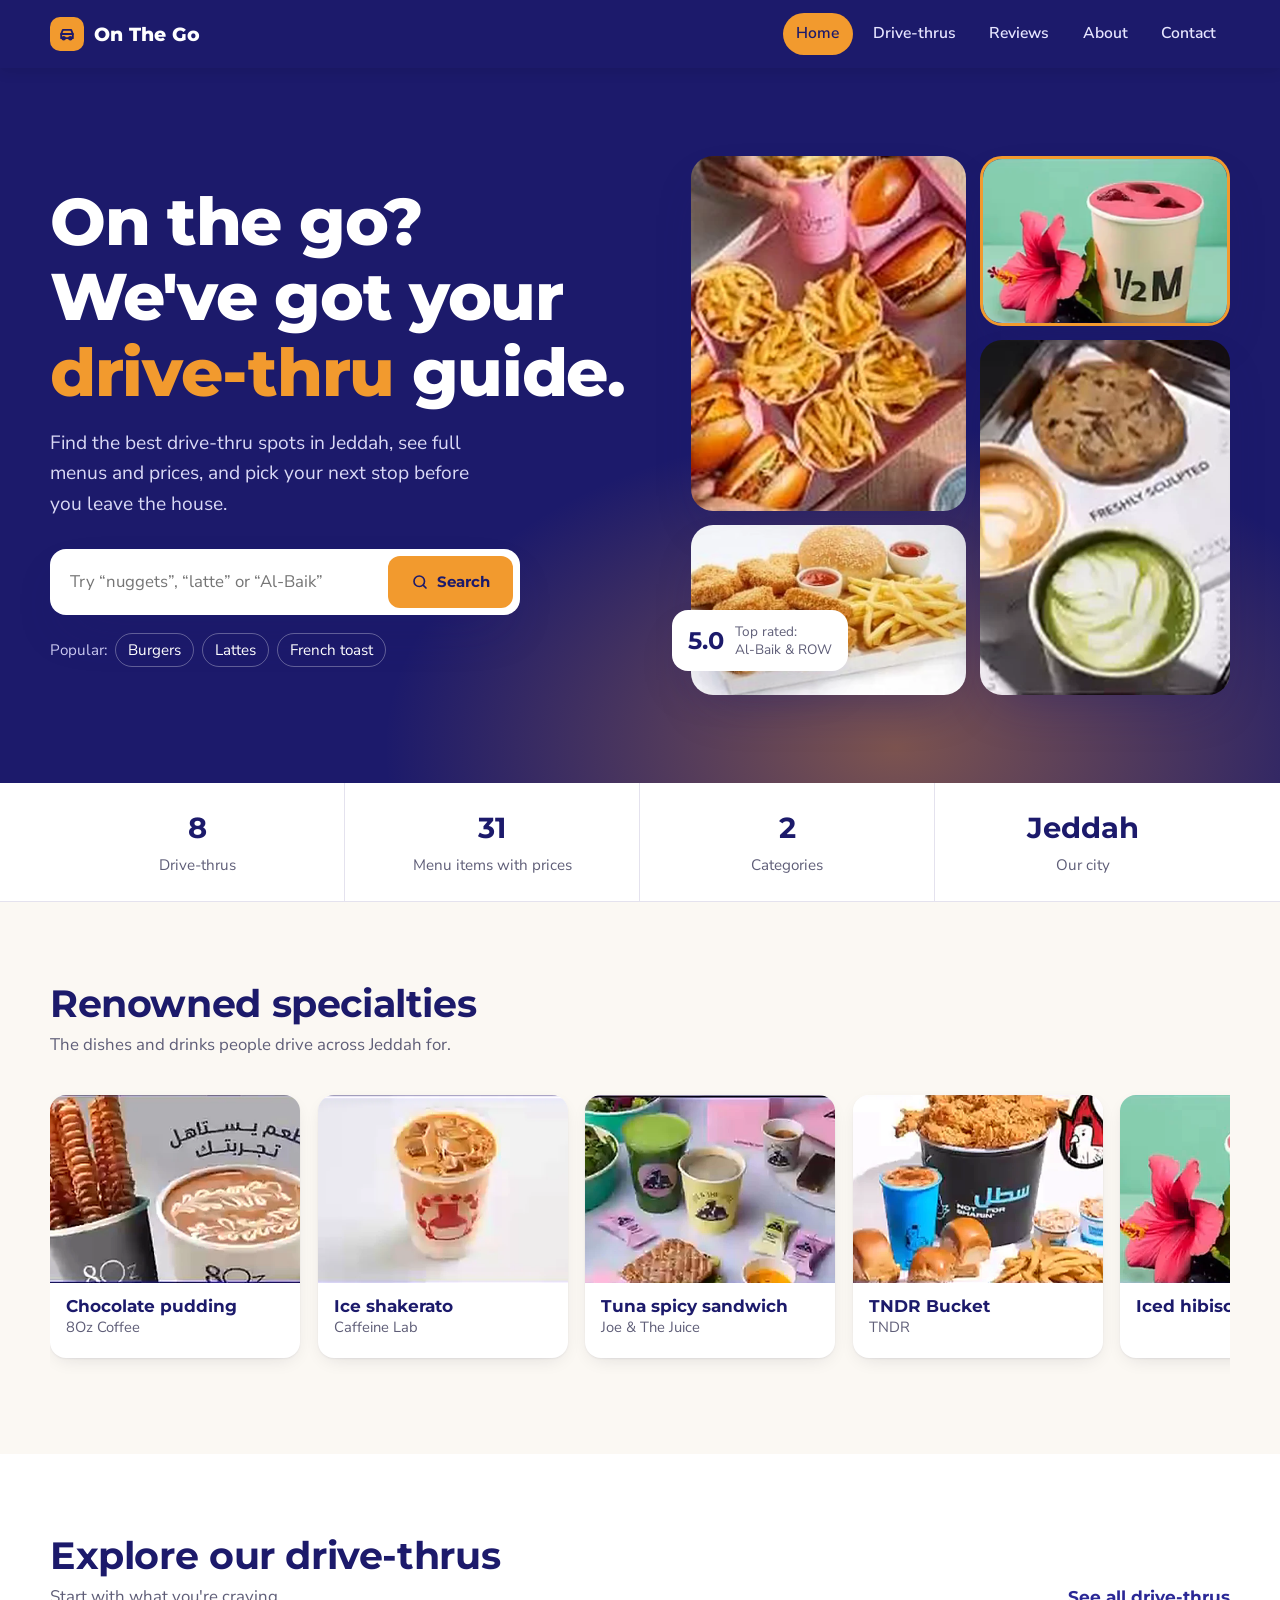
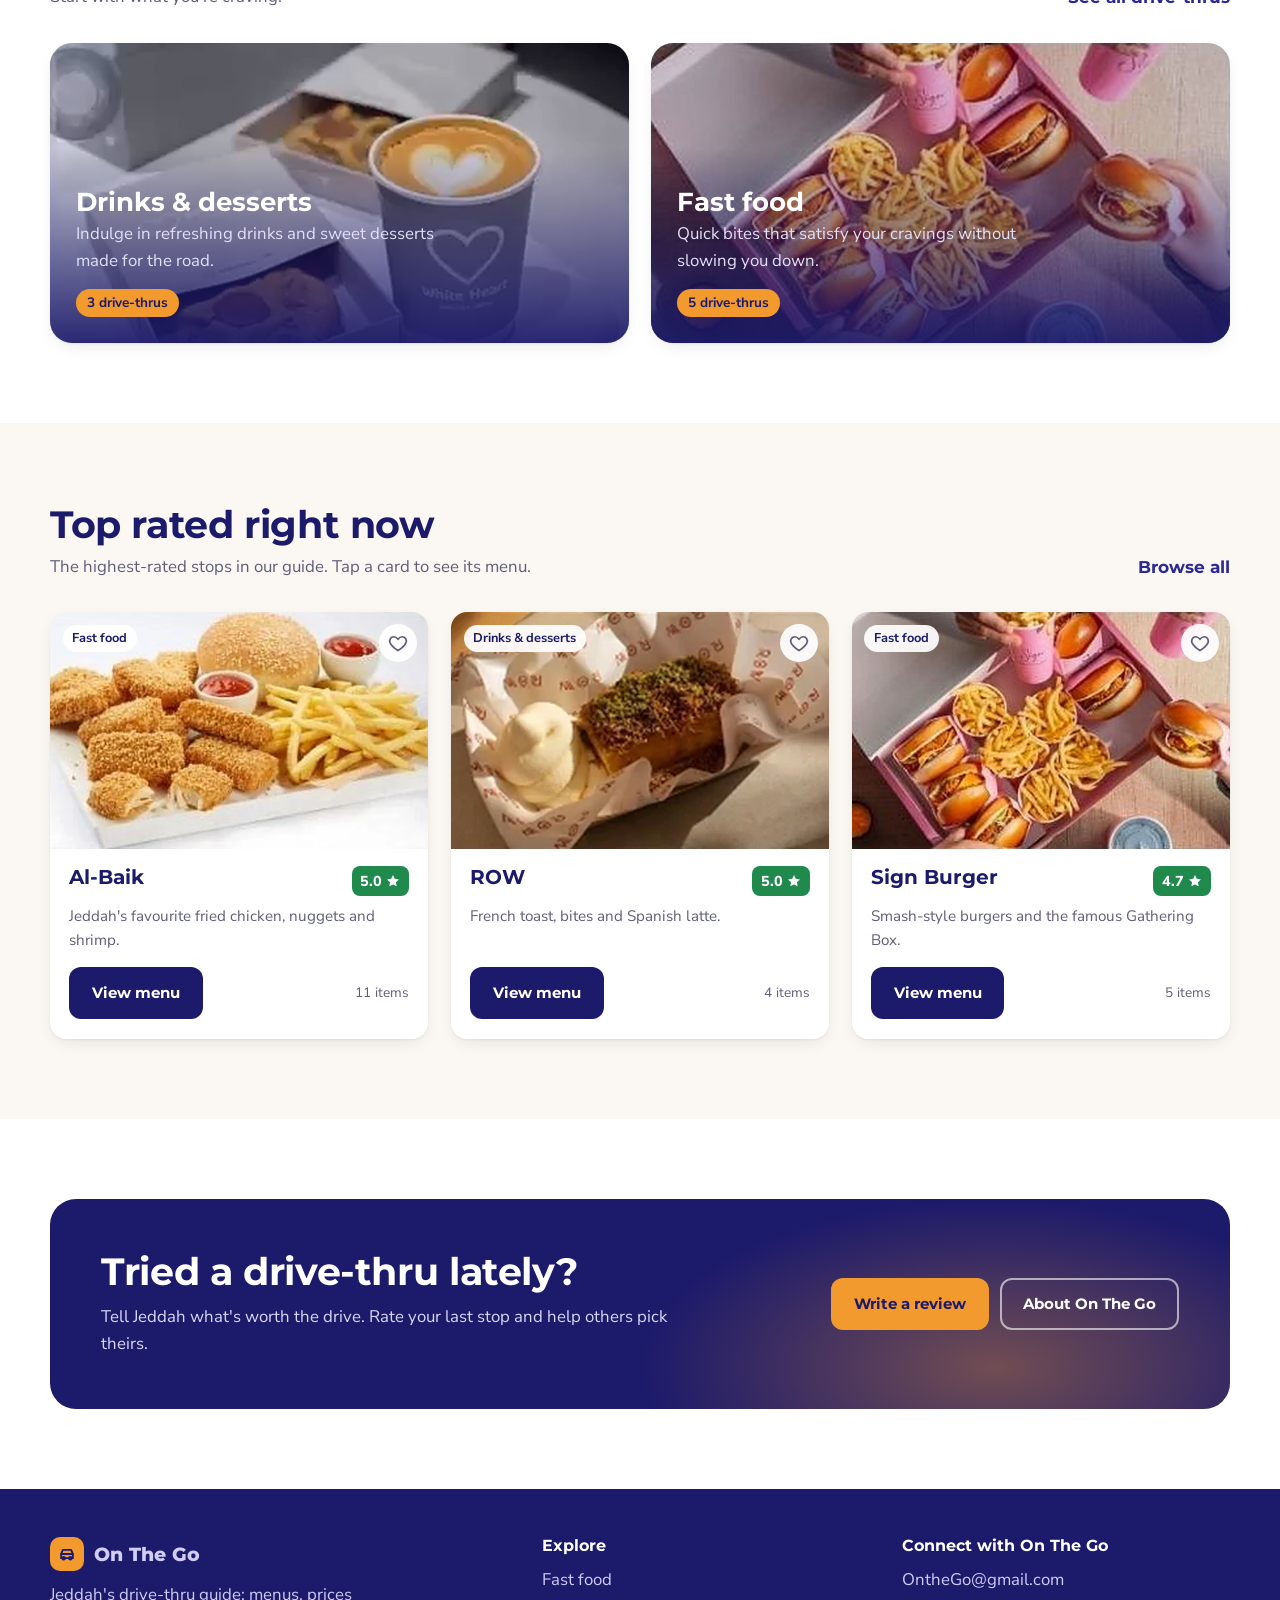
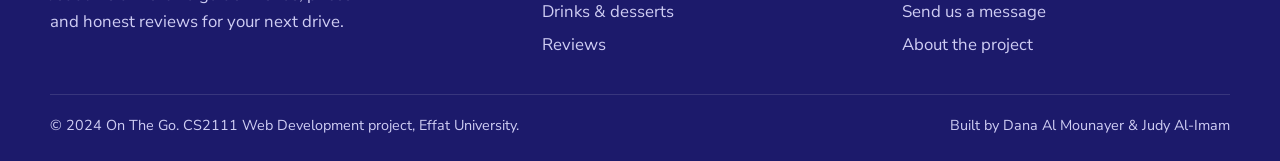
<file: index.html>
<!doctype html>
<html lang="en">
  <head>
    <meta charset="UTF-8" />
    <meta name="viewport" content="width=device-width, initial-scale=1.0" />
    <title>On The Go · Jeddah drive-thru guide</title>
    <meta name="description" content="Find the best drive-thrus in Jeddah with menus, prices and reviews." />
    <meta name="theme-color" content="#1c1a6b" />
    <link rel="icon" href="data:image/svg+xml,%3Csvg xmlns='http://www.w3.org/2000/svg' viewBox='0 0 32 32'%3E%3Crect width='32' height='32' rx='8' fill='%23f29a2e'/%3E%3Cpath d='M8 22h16v-6l-2.5-6h-11L8 16z' fill='none' stroke='%231c1a6b' stroke-width='2.4' stroke-linejoin='round'/%3E%3C/svg%3E" />
    <link rel="preconnect" href="https://fonts.googleapis.com" />
    <link rel="preconnect" href="https://fonts.gstatic.com" crossorigin />
    <link href="https://fonts.googleapis.com/css2?family=Montserrat:wght@500;600;700;800&family=Nunito+Sans:wght@400;600;700;800&display=swap" rel="stylesheet" />
    <link rel="stylesheet" href="css/style.css?v=20261031" />
  </head>
  <body data-page="home">
    <a class="skip" href="#main">Skip to content</a>
    <header class="site-header">
      <div class="wrap header-row">
        <a class="brand" href="index.html"><span class="brand-mark"><svg viewBox="0 0 24 24" fill="none" stroke="currentColor" stroke-width="2.2" stroke-linecap="round" stroke-linejoin="round" aria-hidden="true"><path d="M5 17h14v-5l-2-5H7l-2 5z"/><path d="M5 12h14"/><circle cx="8" cy="17" r="1.6"/><circle cx="16" cy="17" r="1.6"/></svg></span>On The Go</a>
        <button class="menu-toggle" type="button" aria-expanded="false" aria-controls="nav">Menu</button>
        <nav class="nav" id="nav" aria-label="Main"><ul><li><a href="index.html" data-page="home">Home</a></li><li><a href="drive-thrus.html" data-page="drive-thrus">Drive-thrus</a></li><li><a href="reviews.html" data-page="reviews">Reviews</a></li><li><a href="about.html" data-page="about">About</a></li><li><a href="contact.html" data-page="contact">Contact</a></li></ul></nav>
      </div>
    </header>
    <main id="main">
      <section class="hero">
        <div class="wrap hero-grid">
          <div>
            <h1>On the go? We've got your <em>drive-thru</em> guide.</h1>
            <p class="hero-lede">Find the best drive-thru spots in Jeddah, see full menus and prices, and pick your next stop before you leave the house.</p>
            <form class="hero-search" id="hero-search" role="search">
              <label class="visually-hidden" for="hero-q">Search drive-thrus or dishes</label>
              <input id="hero-q" type="search" placeholder="Try “nuggets”, “latte” or “Al-Baik”" />
              <button class="btn btn-sunset" type="submit"><svg viewBox="0 0 24 24" width="18" height="18" fill="none" stroke="currentColor" stroke-width="2.2" stroke-linecap="round" aria-hidden="true"><circle cx="11" cy="11" r="7"/><path d="m20 20-3.5-3.5"/></svg> Search</button>
            </form>
            <p class="hero-quick">Popular:
              <a href="drive-thrus.html?q=burger">Burgers</a>
              <a href="drive-thrus.html?q=latte">Lattes</a>
              <a href="drive-thrus.html?q=french%20toast">French toast</a>
            </p>
          </div>
          <div class="hero-photo hero-collage" aria-hidden="true">
            <img class="c1" src="images/restaurants/sign-burger.webp" alt="" />
            <img class="c2" src="images/specialties/iced-hibiscus.webp" alt="" />
            <img class="c3" src="images/restaurants/al-baik.webp" alt="" />
            <img class="c4" src="images/restaurants/sculpture.webp" alt="" />
            <div class="hero-badge"><strong>5.0</strong><span>Top rated:<br />Al-Baik &amp; ROW</span></div>
          </div>
        </div>
      </section>

      <section class="stats" aria-label="On The Go in numbers">
        <div class="wrap stats-row">
          <div class="stat"><strong id="stat-places">8</strong><span>Drive-thrus</span></div>
          <div class="stat"><strong id="stat-items">31</strong><span>Menu items with prices</span></div>
          <div class="stat"><strong>2</strong><span>Categories</span></div>
          <div class="stat"><strong>Jeddah</strong><span>Our city</span></div>
        </div>
      </section>

      <section class="section">
        <div class="wrap">
          <div class="section-head">
            <div><h2>Renowned specialties</h2><p>The dishes and drinks people drive across Jeddah for.</p></div>
          </div>
          <div class="scroller" id="specialties"></div>
        </div>
      </section>

      <section class="section section-alt">
        <div class="wrap">
          <div class="section-head">
            <div><h2>Explore our drive-thrus</h2><p>Start with what you're craving.</p></div>
            <a class="link-more" href="drive-thrus.html">See all drive-thrus</a>
          </div>
          <div class="cats">
            <a class="cat" href="drive-thrus.html?category=drinks-desserts">
              <img src="images/drinks-desserts.webp" alt="" loading="lazy" />
              <div class="cat-body"><h3>Drinks &amp; desserts</h3><p>Indulge in refreshing drinks and sweet desserts made for the road.</p><span class="cat-count" data-count="drinks-desserts"></span></div>
            </a>
            <a class="cat" href="drive-thrus.html?category=fast-food">
              <img src="images/restaurants/sign-burger.webp" alt="" loading="lazy" />
              <div class="cat-body"><h3>Fast food</h3><p>Quick bites that satisfy your cravings without slowing you down.</p><span class="cat-count" data-count="fast-food"></span></div>
            </a>
          </div>
        </div>
      </section>

      <section class="section">
        <div class="wrap">
          <div class="section-head">
            <div><h2>Top rated right now</h2><p>The highest-rated stops in our guide. Tap a card to see its menu.</p></div>
            <a class="link-more" href="drive-thrus.html">Browse all</a>
          </div>
          <div class="grid grid-3" id="top-rated"></div>
        </div>
      </section>

      <section class="section section-alt">
        <div class="wrap">
          <div class="cta-band">
            <div>
              <h2>Tried a drive-thru lately?</h2>
              <p>Tell Jeddah what's worth the drive. Rate your last stop and help others pick theirs.</p>
            </div>
            <div class="cta-actions">
              <a class="btn btn-sunset" href="reviews.html#write">Write a review</a>
              <a class="btn btn-ghost-light btn" href="about.html">About On The Go</a>
            </div>
          </div>
        </div>
      </section>
    </main>
    <footer class="site-footer">
      <div class="wrap">
        <div class="footer-grid">
          <div class="footer-brand">
            <a class="brand" href="index.html"><span class="brand-mark"><svg viewBox="0 0 24 24" fill="none" stroke="currentColor" stroke-width="2.2" stroke-linecap="round" stroke-linejoin="round" aria-hidden="true"><path d="M5 17h14v-5l-2-5H7l-2 5z"/><path d="M5 12h14"/><circle cx="8" cy="17" r="1.6"/><circle cx="16" cy="17" r="1.6"/></svg></span>On The Go</a>
            <p>Jeddah's drive-thru guide: menus, prices and honest reviews for your next drive.</p>
          </div>
          <div>
            <h4>Explore</h4>
            <ul>
              <li><a href="drive-thrus.html?category=fast-food">Fast food</a></li>
              <li><a href="drive-thrus.html?category=drinks-desserts">Drinks &amp; desserts</a></li>
              <li><a href="reviews.html">Reviews</a></li>
            </ul>
          </div>
          <div>
            <h4>Connect with On The Go</h4>
            <ul>
              <li><a href="mailto:OntheGo@gmail.com">OntheGo@gmail.com</a></li>
              <li><a href="contact.html">Send us a message</a></li>
              <li><a href="about.html">About the project</a></li>
            </ul>
          </div>
        </div>
        <div class="footer-bottom">
          <span>© 2024 On The Go. CS2111 Web Development project, Effat University.</span>
          <span>Built by Dana Al Mounayer &amp; Judy Al-Imam</span>
        </div>
      </div>
    </footer>
    <dialog class="menu-dialog" id="menu-dialog" aria-label="Menu">
      <div class="menu-head"><img alt="" /><button type="button" class="close">Close</button></div>
      <div class="menu-body"></div>
    </dialog>
    <script src="js/data.js?v=20261031"></script>
    <script src="js/app.js?v=20261031"></script>
  </body>
</html>
</file>
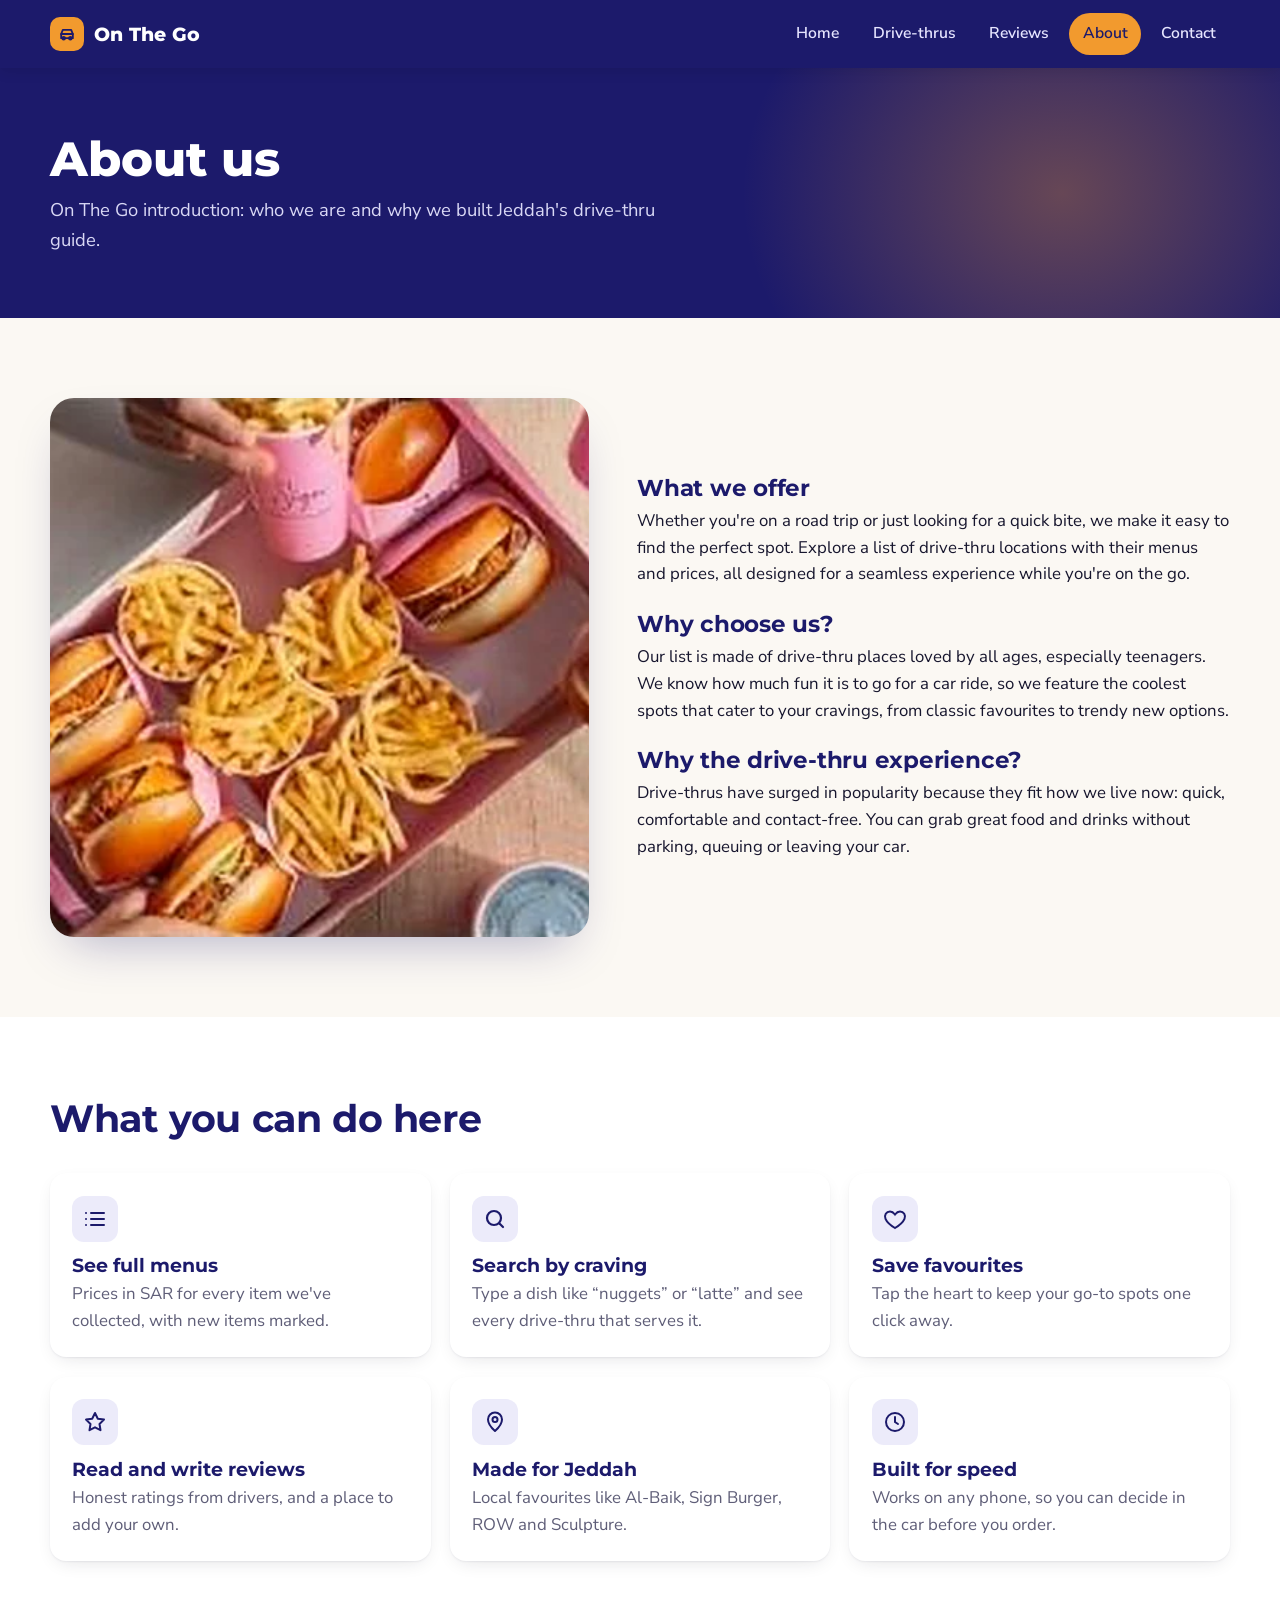
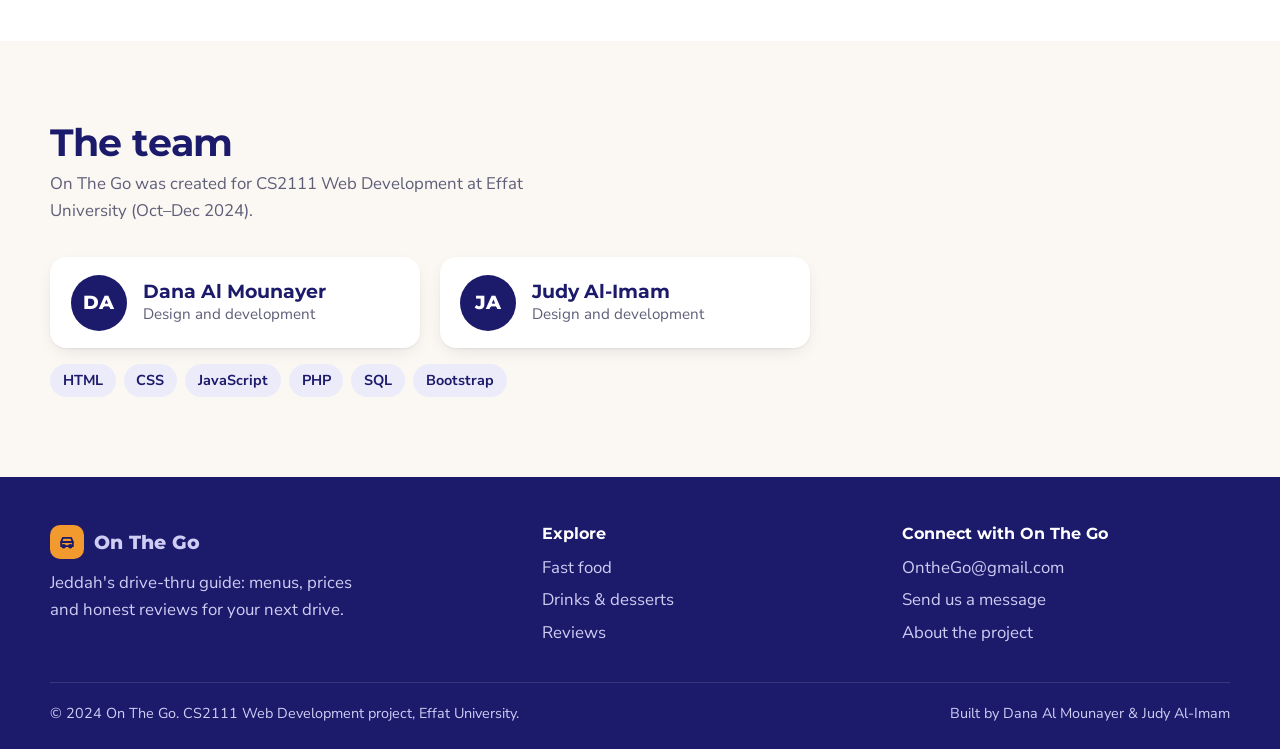
<file: about.html>
<!doctype html>
<html lang="en">
  <head>
    <meta charset="UTF-8" />
    <meta name="viewport" content="width=device-width, initial-scale=1.0" />
    <title>About · On The Go</title>
    <meta name="description" content="About On The Go, the Jeddah drive-thru guide." />
    <meta name="theme-color" content="#1c1a6b" />
    <link rel="icon" href="data:image/svg+xml,%3Csvg xmlns='http://www.w3.org/2000/svg' viewBox='0 0 32 32'%3E%3Crect width='32' height='32' rx='8' fill='%23f29a2e'/%3E%3Cpath d='M8 22h16v-6l-2.5-6h-11L8 16z' fill='none' stroke='%231c1a6b' stroke-width='2.4' stroke-linejoin='round'/%3E%3C/svg%3E" />
    <link rel="preconnect" href="https://fonts.googleapis.com" />
    <link rel="preconnect" href="https://fonts.gstatic.com" crossorigin />
    <link href="https://fonts.googleapis.com/css2?family=Montserrat:wght@500;600;700;800&family=Nunito+Sans:wght@400;600;700;800&display=swap" rel="stylesheet" />
    <link rel="stylesheet" href="css/style.css?v=20261031" />
  </head>
  <body data-page="about">
    <a class="skip" href="#main">Skip to content</a>
    <header class="site-header">
      <div class="wrap header-row">
        <a class="brand" href="index.html"><span class="brand-mark"><svg viewBox="0 0 24 24" fill="none" stroke="currentColor" stroke-width="2.2" stroke-linecap="round" stroke-linejoin="round" aria-hidden="true"><path d="M5 17h14v-5l-2-5H7l-2 5z"/><path d="M5 12h14"/><circle cx="8" cy="17" r="1.6"/><circle cx="16" cy="17" r="1.6"/></svg></span>On The Go</a>
        <button class="menu-toggle" type="button" aria-expanded="false" aria-controls="nav">Menu</button>
        <nav class="nav" id="nav" aria-label="Main"><ul><li><a href="index.html" data-page="home">Home</a></li><li><a href="drive-thrus.html" data-page="drive-thrus">Drive-thrus</a></li><li><a href="reviews.html" data-page="reviews">Reviews</a></li><li><a href="about.html" data-page="about">About</a></li><li><a href="contact.html" data-page="contact">Contact</a></li></ul></nav>
      </div>
    </header>
    <main id="main">
      <section class="page-hero">
        <div class="wrap">
          <h1>About us</h1>
          <p>On The Go introduction: who we are and why we built Jeddah's drive-thru guide.</p>
        </div>
      </section>
      <section class="section">
        <div class="wrap about-grid">
          <img src="images/restaurants/sign-burger.webp" alt="A Sign Burger gathering box with burgers and fries" loading="lazy" />
          <div class="qa">
            <h2>What we offer</h2>
            <p>Whether you're on a road trip or just looking for a quick bite, we make it easy to find the perfect spot. Explore a list of drive-thru locations with their menus and prices, all designed for a seamless experience while you're on the go.</p>
            <h2>Why choose us?</h2>
            <p>Our list is made of drive-thru places loved by all ages, especially teenagers. We know how much fun it is to go for a car ride, so we feature the coolest spots that cater to your cravings, from classic favourites to trendy new options.</p>
            <h2>Why the drive-thru experience?</h2>
            <p>Drive-thrus have surged in popularity because they fit how we live now: quick, comfortable and contact-free. You can grab great food and drinks without parking, queuing or leaving your car.</p>
          </div>
        </div>
      </section>
      <section class="section section-alt">
        <div class="wrap">
          <div class="section-head"><div><h2>What you can do here</h2></div></div>
          <div class="features">
            <div class="feature"><span class="ico"><svg viewBox="0 0 24 24" fill="none" stroke="currentColor" stroke-width="2" stroke-linecap="round" aria-hidden="true"><path d="M8 6h13M8 12h13M8 18h13M3 6h.01M3 12h.01M3 18h.01"/></svg></span><h3>See full menus</h3><p>Prices in SAR for every item we've collected, with new items marked.</p></div>
            <div class="feature"><span class="ico"><svg viewBox="0 0 24 24" width="18" height="18" fill="none" stroke="currentColor" stroke-width="2.2" stroke-linecap="round" aria-hidden="true"><circle cx="11" cy="11" r="7"/><path d="m20 20-3.5-3.5"/></svg></span><h3>Search by craving</h3><p>Type a dish like “nuggets” or “latte” and see every drive-thru that serves it.</p></div>
            <div class="feature"><span class="ico"><svg viewBox="0 0 24 24" fill="none" stroke="currentColor" stroke-width="2" aria-hidden="true"><path d="M12 21s-7.5-4.6-9.5-9.2C1 8.3 3.2 4.5 7 4.5c2.1 0 3.6 1.2 5 3 1.4-1.8 2.9-3 5-3 3.8 0 6 3.8 4.5 7.3C19.5 16.4 12 21 12 21z"/></svg></span><h3>Save favourites</h3><p>Tap the heart to keep your go-to spots one click away.</p></div>
            <div class="feature"><span class="ico"><svg viewBox="0 0 24 24" fill="none" stroke="currentColor" stroke-width="2" stroke-linejoin="round" aria-hidden="true"><path d="m12 3 2.8 5.7 6.2.9-4.5 4.4 1 6.2L12 17.3 6.5 20.2l1-6.2L3 9.6l6.2-.9z"/></svg></span><h3>Read and write reviews</h3><p>Honest ratings from drivers, and a place to add your own.</p></div>
            <div class="feature"><span class="ico"><svg viewBox="0 0 24 24" fill="none" stroke="currentColor" stroke-width="2" stroke-linecap="round" stroke-linejoin="round" aria-hidden="true"><path d="M12 21s-7-6.2-7-11.5a7 7 0 0 1 14 0C19 14.8 12 21 12 21z"/><circle cx="12" cy="9.5" r="2.5"/></svg></span><h3>Made for Jeddah</h3><p>Local favourites like Al-Baik, Sign Burger, ROW and Sculpture.</p></div>
            <div class="feature"><span class="ico"><svg viewBox="0 0 24 24" fill="none" stroke="currentColor" stroke-width="2" stroke-linecap="round" aria-hidden="true"><circle cx="12" cy="12" r="9"/><path d="M12 7v5l3 2"/></svg></span><h3>Built for speed</h3><p>Works on any phone, so you can decide in the car before you order.</p></div>
          </div>
        </div>
      </section>
      <section class="section">
        <div class="wrap">
          <div class="section-head"><div><h2>The team</h2><p>On The Go was created for CS2111 Web Development at Effat University (Oct–Dec 2024).</p></div></div>
          <div class="team">
            <div class="member"><span class="avatar">DA</span><div><h3>Dana Al Mounayer</h3><p>Design and development</p></div></div>
            <div class="member"><span class="avatar">JA</span><div><h3>Judy Al-Imam</h3><p>Design and development</p></div></div>
          </div>
          <div class="stack"><span>HTML</span><span>CSS</span><span>JavaScript</span><span>PHP</span><span>SQL</span><span>Bootstrap</span></div>
        </div>
      </section>
    </main>
    <footer class="site-footer">
      <div class="wrap">
        <div class="footer-grid">
          <div class="footer-brand">
            <a class="brand" href="index.html"><span class="brand-mark"><svg viewBox="0 0 24 24" fill="none" stroke="currentColor" stroke-width="2.2" stroke-linecap="round" stroke-linejoin="round" aria-hidden="true"><path d="M5 17h14v-5l-2-5H7l-2 5z"/><path d="M5 12h14"/><circle cx="8" cy="17" r="1.6"/><circle cx="16" cy="17" r="1.6"/></svg></span>On The Go</a>
            <p>Jeddah's drive-thru guide: menus, prices and honest reviews for your next drive.</p>
          </div>
          <div>
            <h4>Explore</h4>
            <ul>
              <li><a href="drive-thrus.html?category=fast-food">Fast food</a></li>
              <li><a href="drive-thrus.html?category=drinks-desserts">Drinks &amp; desserts</a></li>
              <li><a href="reviews.html">Reviews</a></li>
            </ul>
          </div>
          <div>
            <h4>Connect with On The Go</h4>
            <ul>
              <li><a href="mailto:OntheGo@gmail.com">OntheGo@gmail.com</a></li>
              <li><a href="contact.html">Send us a message</a></li>
              <li><a href="about.html">About the project</a></li>
            </ul>
          </div>
        </div>
        <div class="footer-bottom">
          <span>© 2024 On The Go. CS2111 Web Development project, Effat University.</span>
          <span>Built by Dana Al Mounayer &amp; Judy Al-Imam</span>
        </div>
      </div>
    </footer>
    <script src="js/data.js?v=20261031"></script>
    <script src="js/app.js?v=20261031"></script>
  </body>
</html>
</file>
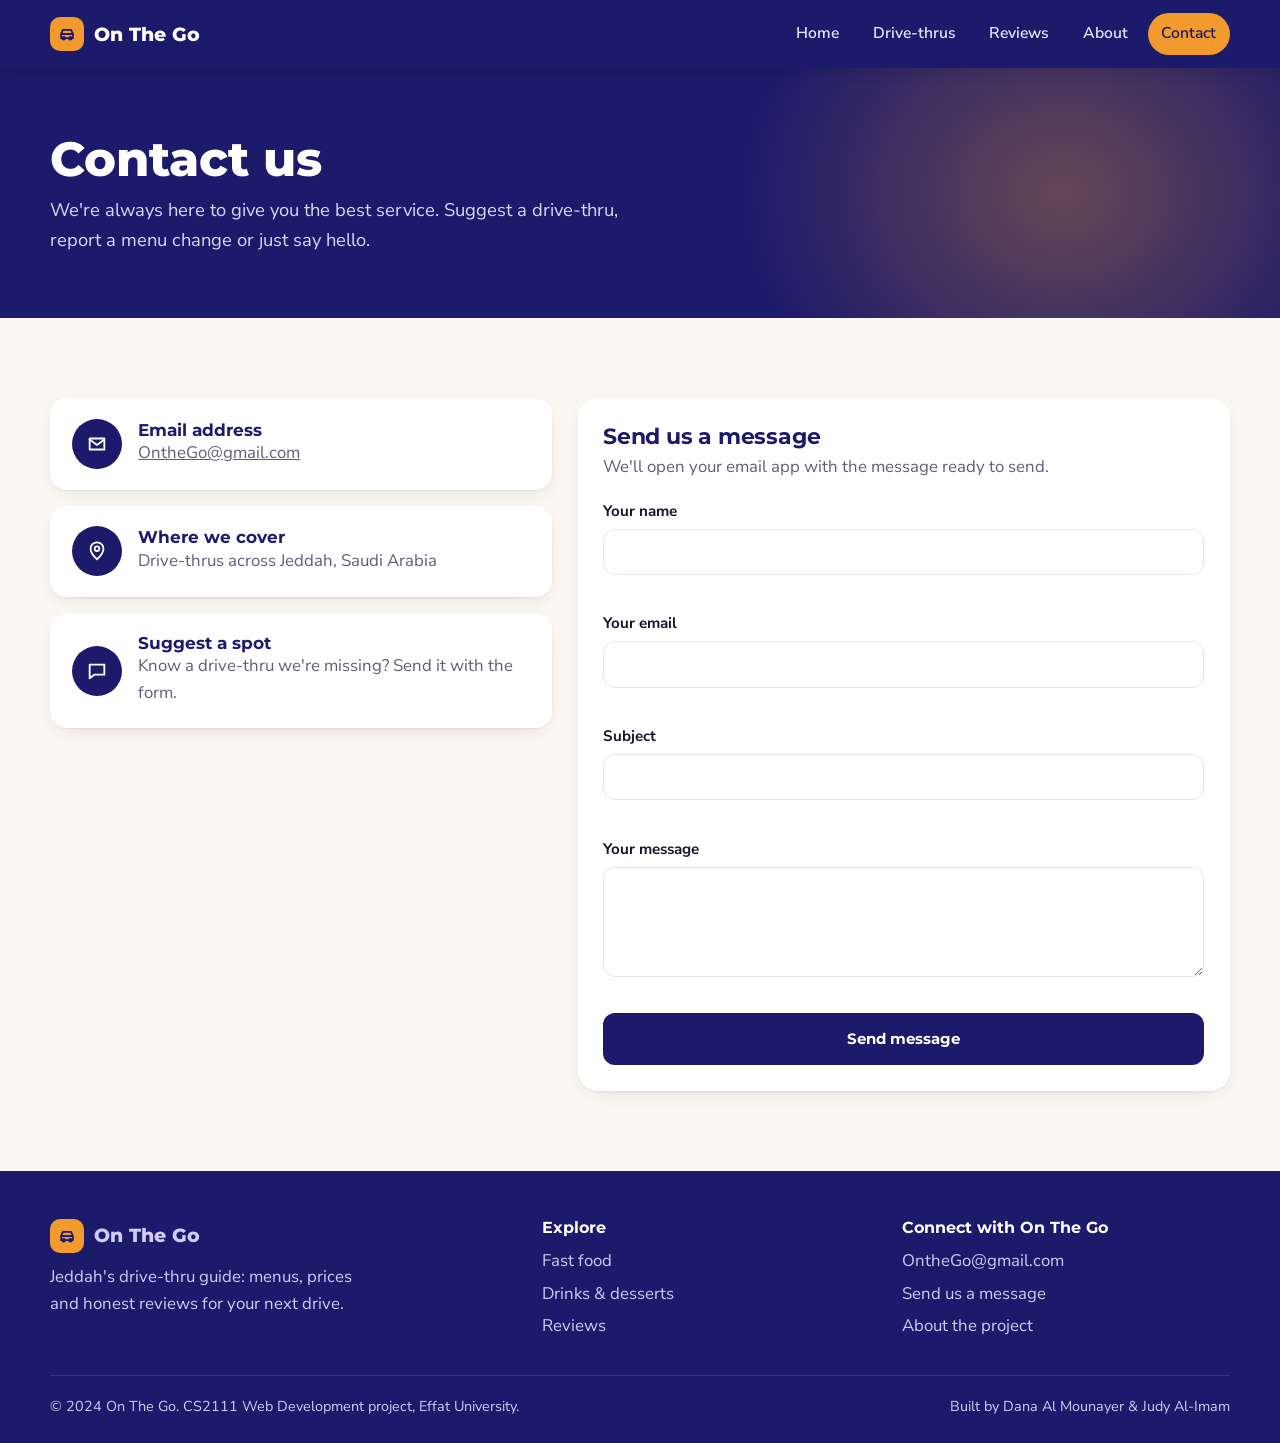
<file: contact.html>
<!doctype html>
<html lang="en">
  <head>
    <meta charset="UTF-8" />
    <meta name="viewport" content="width=device-width, initial-scale=1.0" />
    <title>Contact · On The Go</title>
    <meta name="description" content="Contact On The Go." />
    <meta name="theme-color" content="#1c1a6b" />
    <link rel="icon" href="data:image/svg+xml,%3Csvg xmlns='http://www.w3.org/2000/svg' viewBox='0 0 32 32'%3E%3Crect width='32' height='32' rx='8' fill='%23f29a2e'/%3E%3Cpath d='M8 22h16v-6l-2.5-6h-11L8 16z' fill='none' stroke='%231c1a6b' stroke-width='2.4' stroke-linejoin='round'/%3E%3C/svg%3E" />
    <link rel="preconnect" href="https://fonts.googleapis.com" />
    <link rel="preconnect" href="https://fonts.gstatic.com" crossorigin />
    <link href="https://fonts.googleapis.com/css2?family=Montserrat:wght@500;600;700;800&family=Nunito+Sans:wght@400;600;700;800&display=swap" rel="stylesheet" />
    <link rel="stylesheet" href="css/style.css?v=20261031" />
  </head>
  <body data-page="contact">
    <a class="skip" href="#main">Skip to content</a>
    <header class="site-header">
      <div class="wrap header-row">
        <a class="brand" href="index.html"><span class="brand-mark"><svg viewBox="0 0 24 24" fill="none" stroke="currentColor" stroke-width="2.2" stroke-linecap="round" stroke-linejoin="round" aria-hidden="true"><path d="M5 17h14v-5l-2-5H7l-2 5z"/><path d="M5 12h14"/><circle cx="8" cy="17" r="1.6"/><circle cx="16" cy="17" r="1.6"/></svg></span>On The Go</a>
        <button class="menu-toggle" type="button" aria-expanded="false" aria-controls="nav">Menu</button>
        <nav class="nav" id="nav" aria-label="Main"><ul><li><a href="index.html" data-page="home">Home</a></li><li><a href="drive-thrus.html" data-page="drive-thrus">Drive-thrus</a></li><li><a href="reviews.html" data-page="reviews">Reviews</a></li><li><a href="about.html" data-page="about">About</a></li><li><a href="contact.html" data-page="contact">Contact</a></li></ul></nav>
      </div>
    </header>
    <main id="main">
      <section class="page-hero">
        <div class="wrap">
          <h1>Contact us</h1>
          <p>We're always here to give you the best service. Suggest a drive-thru, report a menu change or just say hello.</p>
        </div>
      </section>
      <section class="section">
        <div class="wrap contact-grid">
          <div>
            <div class="info-card"><span class="ico"><svg viewBox="0 0 24 24" fill="none" stroke="currentColor" stroke-width="2" stroke-linecap="round" stroke-linejoin="round" aria-hidden="true"><path d="M4 6h16v12H4z"/><path d="m4 7 8 6 8-6"/></svg></span><div><h3>Email address</h3><a href="mailto:OntheGo@gmail.com">OntheGo@gmail.com</a></div></div>
            <div class="info-card"><span class="ico"><svg viewBox="0 0 24 24" fill="none" stroke="currentColor" stroke-width="2" stroke-linecap="round" stroke-linejoin="round" aria-hidden="true"><path d="M12 21s-7-6.2-7-11.5a7 7 0 0 1 14 0C19 14.8 12 21 12 21z"/><circle cx="12" cy="9.5" r="2.5"/></svg></span><div><h3>Where we cover</h3><p>Drive-thrus across Jeddah, Saudi Arabia</p></div></div>
            <div class="info-card"><span class="ico"><svg viewBox="0 0 24 24" fill="none" stroke="currentColor" stroke-width="2" stroke-linejoin="round" aria-hidden="true"><path d="M4 5h16v11H9l-5 4z"/></svg></span><div><h3>Suggest a spot</h3><p>Know a drive-thru we're missing? Send it with the form.</p></div></div>
          </div>
          <form class="form-card" id="contact-form" novalidate>
            <h2>Send us a message</h2>
            <p>We'll open your email app with the message ready to send.</p>
            <div class="form-row"><label for="c-name">Your name</label><input class="field" id="c-name" autocomplete="name" /><span class="error" id="c-name-err"></span></div>
            <div class="form-row"><label for="c-email">Your email</label><input class="field" id="c-email" type="email" autocomplete="email" /><span class="error" id="c-email-err"></span></div>
            <div class="form-row"><label for="c-subject">Subject</label><input class="field" id="c-subject" /><span class="error" id="c-subject-err"></span></div>
            <div class="form-row"><label for="c-message">Your message</label><textarea class="field" id="c-message"></textarea><span class="error" id="c-message-err"></span></div>
            <button class="btn btn-primary" type="submit" style="width:100%">Send message</button>
            <p class="notice" id="contact-ok" hidden>Your email app should open with the message ready. If it doesn't, write to OntheGo@gmail.com.</p>
          </form>
        </div>
      </section>
    </main>
    <footer class="site-footer">
      <div class="wrap">
        <div class="footer-grid">
          <div class="footer-brand">
            <a class="brand" href="index.html"><span class="brand-mark"><svg viewBox="0 0 24 24" fill="none" stroke="currentColor" stroke-width="2.2" stroke-linecap="round" stroke-linejoin="round" aria-hidden="true"><path d="M5 17h14v-5l-2-5H7l-2 5z"/><path d="M5 12h14"/><circle cx="8" cy="17" r="1.6"/><circle cx="16" cy="17" r="1.6"/></svg></span>On The Go</a>
            <p>Jeddah's drive-thru guide: menus, prices and honest reviews for your next drive.</p>
          </div>
          <div>
            <h4>Explore</h4>
            <ul>
              <li><a href="drive-thrus.html?category=fast-food">Fast food</a></li>
              <li><a href="drive-thrus.html?category=drinks-desserts">Drinks &amp; desserts</a></li>
              <li><a href="reviews.html">Reviews</a></li>
            </ul>
          </div>
          <div>
            <h4>Connect with On The Go</h4>
            <ul>
              <li><a href="mailto:OntheGo@gmail.com">OntheGo@gmail.com</a></li>
              <li><a href="contact.html">Send us a message</a></li>
              <li><a href="about.html">About the project</a></li>
            </ul>
          </div>
        </div>
        <div class="footer-bottom">
          <span>© 2024 On The Go. CS2111 Web Development project, Effat University.</span>
          <span>Built by Dana Al Mounayer &amp; Judy Al-Imam</span>
        </div>
      </div>
    </footer>
    <script src="js/data.js?v=20261031"></script>
    <script src="js/app.js?v=20261031"></script>
  </body>
</html>
</file>
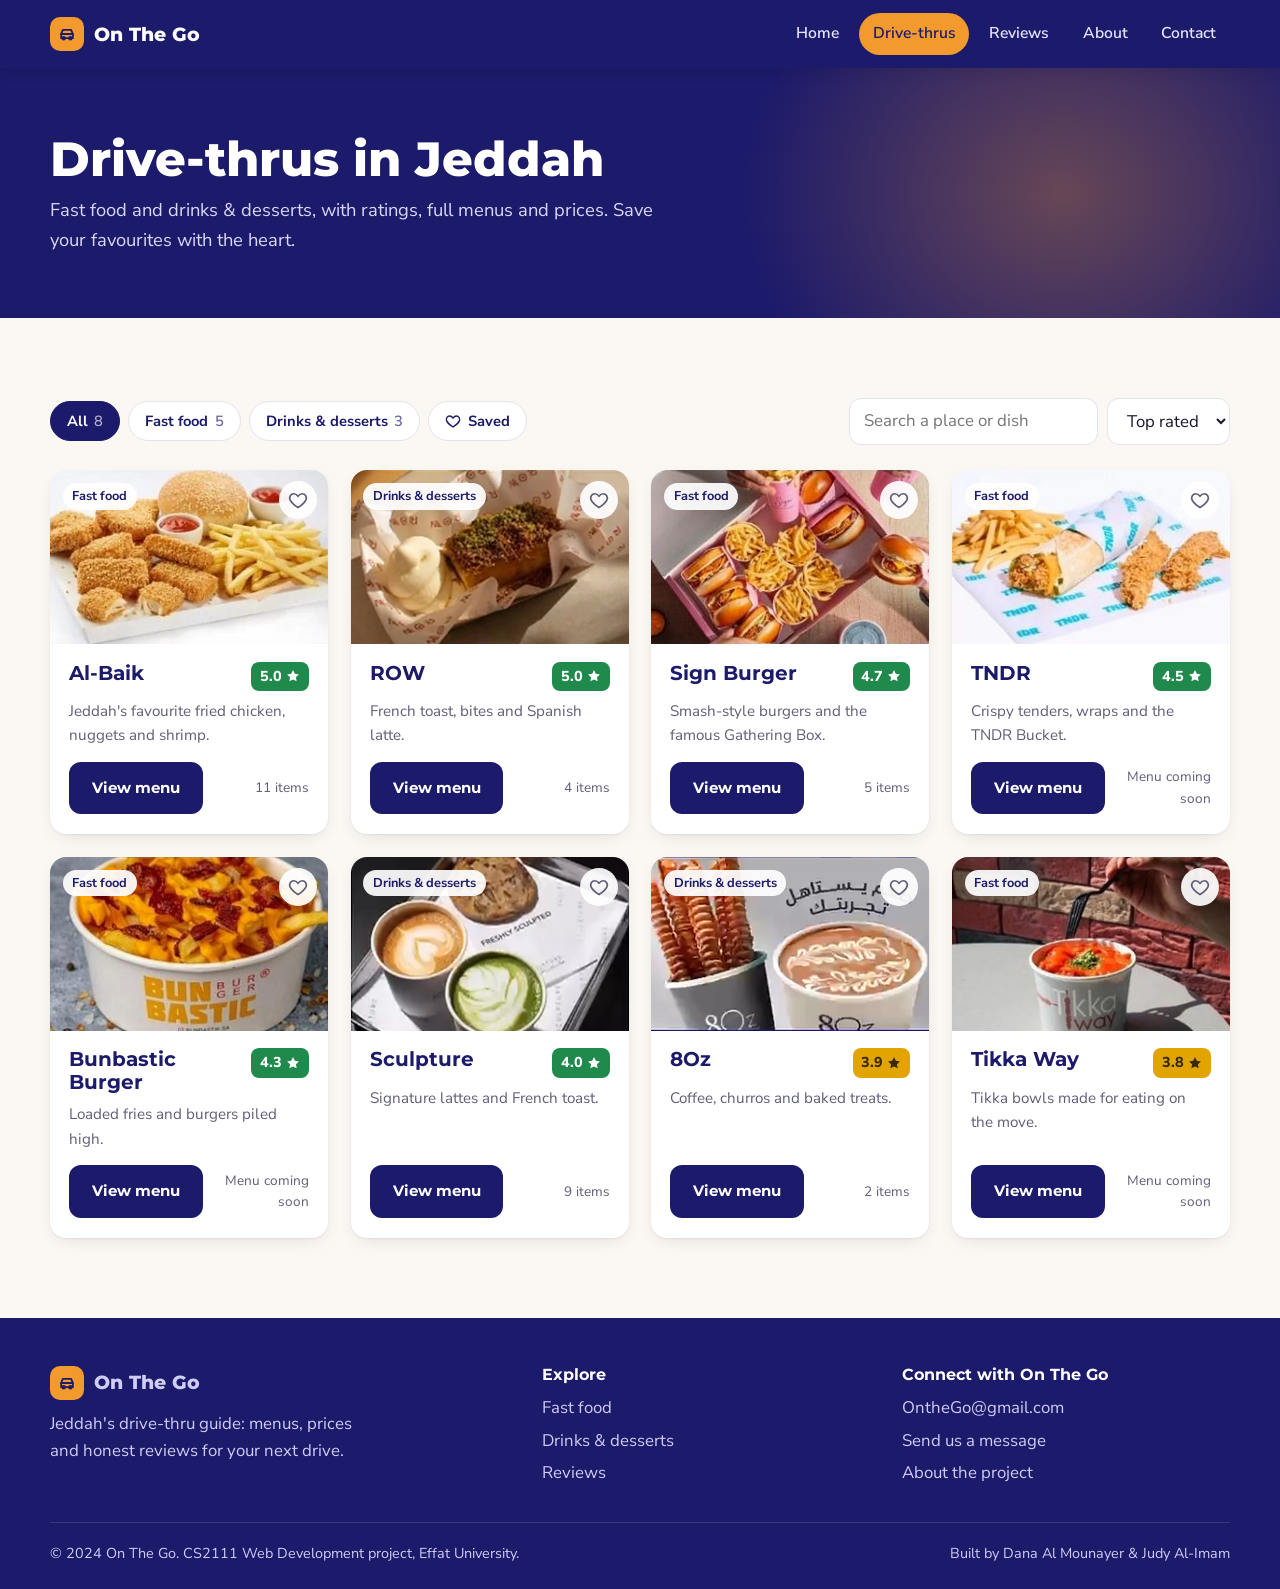
<file: drive-thrus.html>
<!doctype html>
<html lang="en">
  <head>
    <meta charset="UTF-8" />
    <meta name="viewport" content="width=device-width, initial-scale=1.0" />
    <title>Drive-thrus · On The Go</title>
    <meta name="description" content="Fast food and drinks & desserts drive-thrus in Jeddah, with ratings and menus." />
    <meta name="theme-color" content="#1c1a6b" />
    <link rel="icon" href="data:image/svg+xml,%3Csvg xmlns='http://www.w3.org/2000/svg' viewBox='0 0 32 32'%3E%3Crect width='32' height='32' rx='8' fill='%23f29a2e'/%3E%3Cpath d='M8 22h16v-6l-2.5-6h-11L8 16z' fill='none' stroke='%231c1a6b' stroke-width='2.4' stroke-linejoin='round'/%3E%3C/svg%3E" />
    <link rel="preconnect" href="https://fonts.googleapis.com" />
    <link rel="preconnect" href="https://fonts.gstatic.com" crossorigin />
    <link href="https://fonts.googleapis.com/css2?family=Montserrat:wght@500;600;700;800&family=Nunito+Sans:wght@400;600;700;800&display=swap" rel="stylesheet" />
    <link rel="stylesheet" href="css/style.css?v=20261031" />
  </head>
  <body data-page="drive-thrus">
    <a class="skip" href="#main">Skip to content</a>
    <header class="site-header">
      <div class="wrap header-row">
        <a class="brand" href="index.html"><span class="brand-mark"><svg viewBox="0 0 24 24" fill="none" stroke="currentColor" stroke-width="2.2" stroke-linecap="round" stroke-linejoin="round" aria-hidden="true"><path d="M5 17h14v-5l-2-5H7l-2 5z"/><path d="M5 12h14"/><circle cx="8" cy="17" r="1.6"/><circle cx="16" cy="17" r="1.6"/></svg></span>On The Go</a>
        <button class="menu-toggle" type="button" aria-expanded="false" aria-controls="nav">Menu</button>
        <nav class="nav" id="nav" aria-label="Main"><ul><li><a href="index.html" data-page="home">Home</a></li><li><a href="drive-thrus.html" data-page="drive-thrus">Drive-thrus</a></li><li><a href="reviews.html" data-page="reviews">Reviews</a></li><li><a href="about.html" data-page="about">About</a></li><li><a href="contact.html" data-page="contact">Contact</a></li></ul></nav>
      </div>
    </header>
    <main id="main">
      <section class="page-hero">
        <div class="wrap">
          <h1>Drive-thrus in Jeddah</h1>
          <p>Fast food and drinks &amp; desserts, with ratings, full menus and prices. Save your favourites with the heart.</p>
        </div>
      </section>
      <section class="section">
        <div class="wrap">
          <div class="toolbar">
            <div class="chips" id="chips" role="group" aria-label="Filter drive-thrus"></div>
            <div class="controls">
              <label class="visually-hidden" for="q">Search drive-thrus or dishes</label>
              <input class="field" id="q" type="search" placeholder="Search a place or dish" />
              <label class="visually-hidden" for="sort">Sort</label>
              <select class="field" id="sort"><option value="rating">Top rated</option><option value="name">A to Z</option></select>
            </div>
          </div>
          <p id="result-count" class="visually-hidden" aria-live="polite"></p>
          <div class="grid" id="grid"></div>
        </div>
      </section>
    </main>
    <footer class="site-footer">
      <div class="wrap">
        <div class="footer-grid">
          <div class="footer-brand">
            <a class="brand" href="index.html"><span class="brand-mark"><svg viewBox="0 0 24 24" fill="none" stroke="currentColor" stroke-width="2.2" stroke-linecap="round" stroke-linejoin="round" aria-hidden="true"><path d="M5 17h14v-5l-2-5H7l-2 5z"/><path d="M5 12h14"/><circle cx="8" cy="17" r="1.6"/><circle cx="16" cy="17" r="1.6"/></svg></span>On The Go</a>
            <p>Jeddah's drive-thru guide: menus, prices and honest reviews for your next drive.</p>
          </div>
          <div>
            <h4>Explore</h4>
            <ul>
              <li><a href="drive-thrus.html?category=fast-food">Fast food</a></li>
              <li><a href="drive-thrus.html?category=drinks-desserts">Drinks &amp; desserts</a></li>
              <li><a href="reviews.html">Reviews</a></li>
            </ul>
          </div>
          <div>
            <h4>Connect with On The Go</h4>
            <ul>
              <li><a href="mailto:OntheGo@gmail.com">OntheGo@gmail.com</a></li>
              <li><a href="contact.html">Send us a message</a></li>
              <li><a href="about.html">About the project</a></li>
            </ul>
          </div>
        </div>
        <div class="footer-bottom">
          <span>© 2024 On The Go. CS2111 Web Development project, Effat University.</span>
          <span>Built by Dana Al Mounayer &amp; Judy Al-Imam</span>
        </div>
      </div>
    </footer>
    <dialog class="menu-dialog" id="menu-dialog" aria-label="Menu">
      <div class="menu-head"><img alt="" /><button type="button" class="close">Close</button></div>
      <div class="menu-body"></div>
    </dialog>
    <script src="js/data.js?v=20261031"></script>
    <script src="js/app.js?v=20261031"></script>
  </body>
</html>
</file>
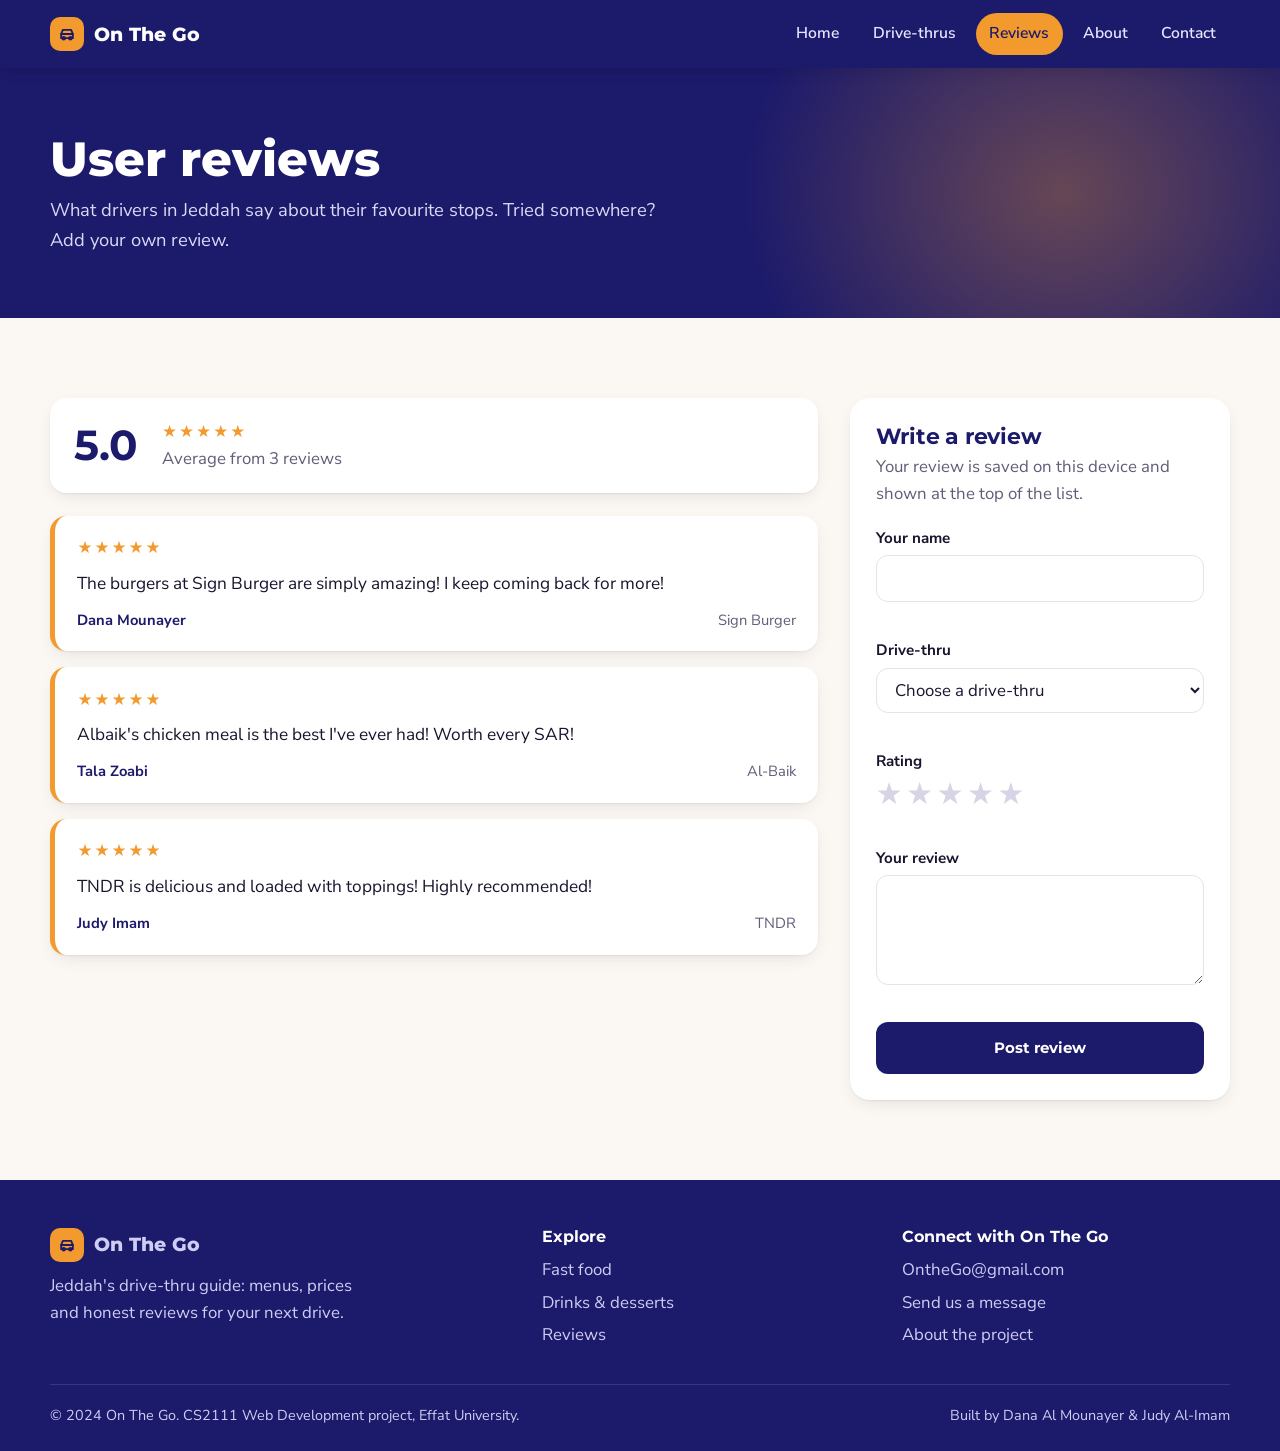
<file: reviews.html>
<!doctype html>
<html lang="en">
  <head>
    <meta charset="UTF-8" />
    <meta name="viewport" content="width=device-width, initial-scale=1.0" />
    <title>Reviews · On The Go</title>
    <meta name="description" content="User reviews of Jeddah drive-thrus." />
    <meta name="theme-color" content="#1c1a6b" />
    <link rel="icon" href="data:image/svg+xml,%3Csvg xmlns='http://www.w3.org/2000/svg' viewBox='0 0 32 32'%3E%3Crect width='32' height='32' rx='8' fill='%23f29a2e'/%3E%3Cpath d='M8 22h16v-6l-2.5-6h-11L8 16z' fill='none' stroke='%231c1a6b' stroke-width='2.4' stroke-linejoin='round'/%3E%3C/svg%3E" />
    <link rel="preconnect" href="https://fonts.googleapis.com" />
    <link rel="preconnect" href="https://fonts.gstatic.com" crossorigin />
    <link href="https://fonts.googleapis.com/css2?family=Montserrat:wght@500;600;700;800&family=Nunito+Sans:wght@400;600;700;800&display=swap" rel="stylesheet" />
    <link rel="stylesheet" href="css/style.css?v=20261031" />
  </head>
  <body data-page="reviews">
    <a class="skip" href="#main">Skip to content</a>
    <header class="site-header">
      <div class="wrap header-row">
        <a class="brand" href="index.html"><span class="brand-mark"><svg viewBox="0 0 24 24" fill="none" stroke="currentColor" stroke-width="2.2" stroke-linecap="round" stroke-linejoin="round" aria-hidden="true"><path d="M5 17h14v-5l-2-5H7l-2 5z"/><path d="M5 12h14"/><circle cx="8" cy="17" r="1.6"/><circle cx="16" cy="17" r="1.6"/></svg></span>On The Go</a>
        <button class="menu-toggle" type="button" aria-expanded="false" aria-controls="nav">Menu</button>
        <nav class="nav" id="nav" aria-label="Main"><ul><li><a href="index.html" data-page="home">Home</a></li><li><a href="drive-thrus.html" data-page="drive-thrus">Drive-thrus</a></li><li><a href="reviews.html" data-page="reviews">Reviews</a></li><li><a href="about.html" data-page="about">About</a></li><li><a href="contact.html" data-page="contact">Contact</a></li></ul></nav>
      </div>
    </header>
    <main id="main">
      <section class="page-hero">
        <div class="wrap">
          <h1>User reviews</h1>
          <p>What drivers in Jeddah say about their favourite stops. Tried somewhere? Add your own review.</p>
        </div>
      </section>
      <section class="section">
        <div class="wrap review-layout">
          <div>
            <div class="review-summary"><strong id="avg">5.0</strong><div><span class="stars">★★★★★</span><p id="avg-count"></p></div></div>
            <div class="reviews" id="review-list"></div>
          </div>
          <form class="form-card" id="review-form" novalidate>
            <h2 id="write">Write a review</h2>
            <p>Your review is saved on this device and shown at the top of the list.</p>
            <div class="form-row"><label for="r-name">Your name</label><input class="field" id="r-name" autocomplete="name" /><span class="error" id="r-name-err"></span></div>
            <div class="form-row"><label for="r-place">Drive-thru</label><select class="field" id="r-place"></select><span class="error" id="r-place-err"></span></div>
            <div class="form-row"><span style="font-weight:700;font-size:.95rem">Rating</span><fieldset class="star-input"><legend class="visually-hidden">Rating</legend><input type="radio" id="s5" name="stars" value="5" /><label for="s5" title="5 stars">★</label><input type="radio" id="s4" name="stars" value="4" /><label for="s4" title="4 stars">★</label><input type="radio" id="s3" name="stars" value="3" /><label for="s3" title="3 stars">★</label><input type="radio" id="s2" name="stars" value="2" /><label for="s2" title="2 stars">★</label><input type="radio" id="s1" name="stars" value="1" /><label for="s1" title="1 star">★</label></fieldset><span class="error" id="r-stars-err"></span></div>
            <div class="form-row"><label for="r-text">Your review</label><textarea class="field" id="r-text"></textarea><span class="error" id="r-text-err"></span></div>
            <button class="btn btn-primary" type="submit" style="width:100%">Post review</button>
            <p class="notice" id="review-ok" hidden>Thanks! Your review is posted.</p>
          </form>
        </div>
      </section>
    </main>
    <footer class="site-footer">
      <div class="wrap">
        <div class="footer-grid">
          <div class="footer-brand">
            <a class="brand" href="index.html"><span class="brand-mark"><svg viewBox="0 0 24 24" fill="none" stroke="currentColor" stroke-width="2.2" stroke-linecap="round" stroke-linejoin="round" aria-hidden="true"><path d="M5 17h14v-5l-2-5H7l-2 5z"/><path d="M5 12h14"/><circle cx="8" cy="17" r="1.6"/><circle cx="16" cy="17" r="1.6"/></svg></span>On The Go</a>
            <p>Jeddah's drive-thru guide: menus, prices and honest reviews for your next drive.</p>
          </div>
          <div>
            <h4>Explore</h4>
            <ul>
              <li><a href="drive-thrus.html?category=fast-food">Fast food</a></li>
              <li><a href="drive-thrus.html?category=drinks-desserts">Drinks &amp; desserts</a></li>
              <li><a href="reviews.html">Reviews</a></li>
            </ul>
          </div>
          <div>
            <h4>Connect with On The Go</h4>
            <ul>
              <li><a href="mailto:OntheGo@gmail.com">OntheGo@gmail.com</a></li>
              <li><a href="contact.html">Send us a message</a></li>
              <li><a href="about.html">About the project</a></li>
            </ul>
          </div>
        </div>
        <div class="footer-bottom">
          <span>© 2024 On The Go. CS2111 Web Development project, Effat University.</span>
          <span>Built by Dana Al Mounayer &amp; Judy Al-Imam</span>
        </div>
      </div>
    </footer>
    <script src="js/data.js?v=20261031"></script>
    <script src="js/app.js?v=20261031"></script>
  </body>
</html>
</file>
<file: css/style.css>
/* =========================================================
   On The Go · Jeddah drive-thru guide
   Original 2024 identity (indigo + Montserrat), with a warm
   sunset accent taken from the drive-thru photography.
   ========================================================= */
:root {
  --indigo: #1c1a6b;
  --indigo-2: #2b2896;
  --indigo-soft: #ecebfa;
  --sunset: #f29a2e;
  --sunset-deep: #d9741a;
  --cream: #fbf8f3;
  --paper: #ffffff;
  --ink: #17162e;
  --muted: #5f5e78;
  --line: #e4e2ee;
  --green: #1f8a4c;
  --amber: #e2a400;
  --red: #d93b3b;

  --display: "Montserrat", "Segoe UI", system-ui, sans-serif;
  --body: "Nunito Sans", "Segoe UI", system-ui, sans-serif;

  --radius: 16px;
  --shadow: 0 1px 2px rgba(23, 22, 46, .06), 0 6px 20px -8px rgba(23, 22, 46, .16);
  --shadow-lg: 0 22px 50px -20px rgba(28, 26, 107, .35);
  --wrap: 1180px;
}

*, *::before, *::after { box-sizing: border-box; }
* { margin: 0; }
html { scroll-behavior: smooth; }
@media (prefers-reduced-motion: reduce) { html { scroll-behavior: auto; } *, *::before, *::after { transition: none !important; animation: none !important; } }
body { font-family: var(--body); font-size: 1.05rem; line-height: 1.6; color: var(--ink); background: var(--cream); -webkit-font-smoothing: antialiased; }
img { max-width: 100%; display: block; }
a { color: var(--indigo-2); }
:focus-visible { outline: 3px solid var(--sunset); outline-offset: 3px; border-radius: 6px; }
h1, h2, h3, h4 { font-family: var(--display); line-height: 1.15; color: var(--indigo); }
h2 { font-size: clamp(1.7rem, 3.2vw, 2.4rem); font-weight: 700; letter-spacing: -0.01em; }
h3 { font-size: 1.2rem; font-weight: 700; }
.wrap { width: min(100% - 2.5rem, var(--wrap)); margin-inline: auto; }
.visually-hidden { position: absolute; width: 1px; height: 1px; overflow: hidden; clip: rect(0 0 0 0); white-space: nowrap; }
.skip { position: absolute; left: 1rem; top: -100px; background: var(--indigo); color: #fff; padding: .6rem 1rem; border-radius: 8px; z-index: 100; }
.skip:focus { top: 1rem; }

/* ---------- Header ---------- */
.site-header { position: sticky; top: 0; z-index: 50; background: var(--indigo); color: #fff; box-shadow: 0 2px 14px rgba(0,0,0,.12); }
.header-row { display: flex; align-items: center; justify-content: space-between; height: 68px; }
.brand { display: flex; align-items: center; gap: .6rem; color: #fff; text-decoration: none; font-family: var(--display); font-weight: 800; font-size: 1.2rem; }
.brand-mark { width: 34px; height: 34px; border-radius: 10px; background: var(--sunset); display: grid; place-items: center; }
.brand-mark svg { width: 20px; height: 20px; color: var(--indigo); }
.nav ul { list-style: none; padding: 0; display: flex; gap: .4rem; }
.nav a { display: block; color: #e6e5ff; text-decoration: none; font-weight: 600; font-size: .98rem; padding: .5rem .85rem; border-radius: 999px; }
.nav a:hover { color: #fff; background: rgba(255,255,255,.1); }
.nav a[aria-current="page"] { color: var(--indigo); background: var(--sunset); }
.menu-toggle { display: none; font: inherit; font-weight: 700; color: #fff; background: rgba(255,255,255,.1); border: 1px solid rgba(255,255,255,.25); border-radius: 10px; padding: .4rem .9rem; cursor: pointer; }

/* ---------- Buttons ---------- */
.btn {
  display: inline-flex; align-items: center; justify-content: center; gap: .5rem;
  font: inherit; font-family: var(--display); font-weight: 700; font-size: .95rem; text-decoration: none; cursor: pointer;
  padding: .75rem 1.3rem; border-radius: 12px; border: 2px solid transparent; transition: transform .15s, background-color .15s, color .15s;
}
.btn:hover { transform: translateY(-1px); }
.btn-primary { background: var(--indigo); color: #fff; }
.btn-primary:hover { background: var(--indigo-2); color: #fff; }
.btn-sunset { background: var(--sunset); color: var(--indigo); }
.btn-sunset:hover { background: #ffb04d; color: var(--indigo); }
.btn-ghost { border-color: currentColor; color: var(--indigo); background: transparent; }
.btn-ghost-light { border-color: rgba(255,255,255,.6); color: #fff; }
.btn-ghost-light:hover { background: rgba(255,255,255,.12); color: #fff; }

/* ---------- Hero (home) ---------- */
.hero { position: relative; overflow: hidden; background: var(--indigo); color: #fff; }
.hero::after {
  content: ""; position: absolute; inset: auto -10% -40% 30%; height: 90%;
  background: radial-gradient(closest-side, rgba(242,154,46,.45), transparent); pointer-events: none;
}
.hero-grid { position: relative; z-index: 1; display: grid; grid-template-columns: 1.1fr 1fr; gap: 3rem; align-items: center; padding: clamp(3rem, 7vw, 5.5rem) 0; }
.hero h1 { color: #fff; font-size: clamp(2.4rem, 5.6vw, 4.1rem); font-weight: 800; letter-spacing: -0.02em; margin-bottom: 1.1rem; }
.hero h1 em { font-style: normal; color: var(--sunset); }
.hero-lede { font-size: 1.2rem; color: #d9d8f5; max-width: 36ch; margin-bottom: 1.8rem; }
.hero-search { display: flex; gap: .5rem; background: #fff; padding: .45rem; border-radius: 16px; max-width: 470px; box-shadow: var(--shadow-lg); }
.hero-search input { flex: 1; min-width: 0; font: inherit; border: 0; padding: .6rem .8rem; color: var(--ink); background: transparent; }
.hero-search input:focus { outline: none; }
.hero-search:focus-within { outline: 3px solid var(--sunset); }
.hero-quick { margin-top: 1.1rem; display: flex; flex-wrap: wrap; gap: .5rem; align-items: center; color: #c9c7ef; font-size: .95rem; }
.hero-quick a { color: #fff; text-decoration: none; padding: .25rem .75rem; border: 1px solid rgba(255,255,255,.3); border-radius: 999px; }
.hero-quick a:hover { background: rgba(255,255,255,.1); }
.hero-photo { position: relative; }
.hero-photo img { width: 100%; aspect-ratio: 1; object-fit: cover; border-radius: 28px; box-shadow: var(--shadow-lg); }
.hero-collage { display: grid; grid-template-columns: 1.15fr 1fr; grid-template-rows: 1fr 1fr; gap: 14px; aspect-ratio: 1; }
.hero-collage img { width: 100%; height: 100%; object-fit: cover; border-radius: 22px; box-shadow: var(--shadow-lg); aspect-ratio: auto !important; }
.hero-collage .c1 { grid-row: 1 / 3; }
.hero-collage .c2 { border: 3px solid var(--sunset); }
.hero-collage .c3 { display: none; }
.hero-collage .c4 { grid-column: 2; grid-row: 2; }
@media (min-width: 961px) {
  .hero-collage { grid-template-columns: 1.1fr 1fr; grid-template-rows: 1fr 1fr 1fr; }
  .hero-collage .c1 { grid-row: 1 / 3; }
  .hero-collage .c2 { grid-row: 1 / 2; }
  .hero-collage .c4 { display: block; grid-row: 2 / 4; }
  .hero-collage .c3 { display: block; grid-column: 1; grid-row: 3; }
}
.hero-badge {
  position: absolute; left: -1.2rem; bottom: 1.5rem; background: #fff; color: var(--ink); border-radius: 16px; padding: .8rem 1rem;
  box-shadow: var(--shadow-lg); display: flex; align-items: center; gap: .7rem;
}
.hero-badge strong { font-family: var(--display); font-size: 1.5rem; color: var(--indigo); line-height: 1; }
.hero-badge span { font-size: .85rem; color: var(--muted); line-height: 1.3; }

.stats { background: var(--paper); border-bottom: 1px solid var(--line); }
.stats-row { display: grid; grid-template-columns: repeat(4, 1fr); }
.stat { padding: 1.4rem 1rem; text-align: center; border-right: 1px solid var(--line); }
.stat:last-child { border-right: 0; }
.stat strong { display: block; font-family: var(--display); font-size: 1.8rem; color: var(--indigo); }
.stat span { color: var(--muted); font-size: .95rem; }

/* ---------- Page header (inner pages) ---------- */
.page-hero { background: var(--indigo); color: #fff; padding: clamp(2.5rem, 6vw, 4rem) 0; position: relative; overflow: hidden; }
.page-hero::after { content: ""; position: absolute; right: -8%; top: -60%; width: 50%; height: 220%; background: radial-gradient(closest-side, rgba(242,154,46,.35), transparent); }
.page-hero .wrap { position: relative; z-index: 1; }
.page-hero h1 { color: #fff; font-size: clamp(2rem, 4.5vw, 3rem); font-weight: 800; margin-bottom: .5rem; }
.page-hero p { color: #d9d8f5; font-size: 1.15rem; max-width: 55ch; }

/* ---------- Sections ---------- */
.section { padding: clamp(3rem, 7vw, 5rem) 0; }
.section-alt { background: var(--paper); }
.section-head { display: flex; align-items: end; justify-content: space-between; gap: 1rem; margin-bottom: 2rem; flex-wrap: wrap; }
.section-head p { color: var(--muted); margin-top: .4rem; max-width: 55ch; }
.link-more { font-family: var(--display); font-weight: 700; text-decoration: none; color: var(--indigo-2); }
.link-more:hover { color: var(--sunset-deep); }

/* specialties: horizontal scroller */
.scroller { display: grid; grid-auto-flow: column; grid-auto-columns: minmax(250px, 1fr); gap: 1.1rem; overflow-x: auto; padding: .25rem .25rem 1rem; scroll-snap-type: x mandatory; }
.scroller::-webkit-scrollbar { height: 8px; }
.scroller::-webkit-scrollbar-thumb { background: var(--line); border-radius: 8px; }
.special { scroll-snap-align: start; background: var(--paper); border-radius: var(--radius); overflow: hidden; box-shadow: var(--shadow); }
.special img { width: 100%; aspect-ratio: 4 / 3; object-fit: cover; }
.special div { padding: .9rem 1rem 1.1rem; }
.special h3 { font-size: 1.05rem; }
.special p { color: var(--muted); font-size: .92rem; }

/* categories */
.cats { display: grid; grid-template-columns: 1fr 1fr; gap: 1.4rem; }
.cat { position: relative; display: block; border-radius: 22px; overflow: hidden; min-height: 300px; color: #fff; text-decoration: none; box-shadow: var(--shadow); }
.cat img { position: absolute; inset: 0; width: 100%; height: 100%; object-fit: cover; transition: transform .5s; }
.cat:hover img { transform: scale(1.05); }
.cat::after { content: ""; position: absolute; inset: 0; background: linear-gradient(to top, rgba(28,26,107,.92), rgba(28,26,107,.15) 65%); }
.cat-body { position: absolute; left: 0; right: 0; bottom: 0; z-index: 1; padding: 1.6rem; }
.cat-body h3 { color: #fff; font-size: 1.6rem; }
.cat-body p { color: #e1e0f7; margin: .3rem 0 .9rem; max-width: 40ch; }
.cat-count { display: inline-block; font-weight: 700; font-size: .85rem; background: var(--sunset); color: var(--indigo); padding: .2rem .7rem; border-radius: 999px; }

/* ---------- Restaurant cards ---------- */
.toolbar { display: flex; flex-wrap: wrap; gap: .8rem; align-items: center; justify-content: space-between; margin-bottom: 1.6rem; }
.chips { display: flex; flex-wrap: wrap; gap: .5rem; }
.chip {
  font: inherit; font-weight: 700; font-size: .92rem; cursor: pointer; color: var(--indigo);
  background: var(--paper); border: 1.5px solid var(--line); border-radius: 999px; padding: .45rem 1rem;
  display: inline-flex; align-items: center; gap: .4rem;
}
.chip:hover { border-color: var(--indigo); }
.chip[aria-pressed="true"] { background: var(--indigo); border-color: var(--indigo); color: #fff; }
.chip .n { opacity: .65; font-weight: 600; }
.controls { display: flex; gap: .6rem; flex-wrap: wrap; }
.field { font: inherit; padding: .55rem .9rem; border: 1.5px solid var(--line); border-radius: 12px; background: var(--paper); color: var(--ink); }
.field:focus { outline: none; border-color: var(--indigo-2); box-shadow: 0 0 0 3px var(--indigo-soft); }

.grid { display: grid; grid-template-columns: repeat(auto-fill, minmax(270px, 1fr)); gap: 1.4rem; }
.card { position: relative; background: var(--paper); border-radius: var(--radius); overflow: hidden; box-shadow: var(--shadow); display: flex; flex-direction: column; transition: transform .2s, box-shadow .2s; }
.card:hover { transform: translateY(-4px); box-shadow: var(--shadow-lg); }
.card-img { position: relative; aspect-ratio: 16 / 10; overflow: hidden; }
.card-img img { width: 100%; height: 100%; object-fit: cover; transition: transform .5s; }
.card:hover .card-img img { transform: scale(1.05); }
.card-tag { position: absolute; left: .8rem; top: .8rem; font-size: .8rem; font-weight: 700; background: rgba(255,255,255,.92); color: var(--indigo); padding: .2rem .6rem; border-radius: 999px; }
.fav {
  position: absolute; right: .7rem; top: .7rem; width: 38px; height: 38px; border-radius: 50%; border: 0; cursor: pointer;
  background: rgba(255,255,255,.92); color: var(--muted); display: grid; place-items: center; transition: transform .15s;
}
.fav:hover { transform: scale(1.1); }
.fav svg { width: 20px; height: 20px; }
.fav[aria-pressed="true"] { color: var(--red); }
.fav[aria-pressed="true"] svg { fill: currentColor; }
.card-body { padding: 1.1rem 1.2rem 1.25rem; display: flex; flex-direction: column; gap: .5rem; flex: 1; }
.card-title { display: flex; justify-content: space-between; align-items: start; gap: .6rem; }
.card-body h3 { font-size: 1.25rem; }
.card-body p { color: var(--muted); font-size: .95rem; flex: 1; }
.card-foot { display: flex; justify-content: space-between; align-items: center; gap: .6rem; margin-top: .4rem; }
.card-foot .btn { white-space: nowrap; }
.card-foot .note { font-size: .85rem; color: var(--muted); text-align: right; }
.grid-3 { grid-template-columns: repeat(3, 1fr); }
@media (max-width: 960px) { .grid-3 { grid-template-columns: repeat(auto-fill, minmax(270px, 1fr)); } }
.cta-band { background: var(--indigo); color: #fff; border-radius: 26px; padding: clamp(2rem, 5vw, 3.2rem); display: grid; grid-template-columns: 1.4fr 1fr; gap: 2rem; align-items: center; position: relative; overflow: hidden; }
.cta-band::after { content: ""; position: absolute; right: -10%; bottom: -60%; width: 60%; height: 160%; background: radial-gradient(closest-side, rgba(242,154,46,.4), transparent); }
.cta-band > * { position: relative; z-index: 1; }
.cta-band h2 { color: #fff; }
.cta-band p { color: #d9d8f5; margin-top: .6rem; }
.cta-actions { display: flex; gap: .7rem; flex-wrap: wrap; justify-content: flex-end; }
@media (max-width: 760px) { .cta-band { grid-template-columns: 1fr; } .cta-actions { justify-content: flex-start; } }

.rating { display: inline-flex; align-items: center; gap: .25rem; font-weight: 800; font-size: .9rem; color: #fff; padding: .2rem .55rem; border-radius: 8px; white-space: nowrap; }
.rating svg { width: 14px; height: 14px; fill: currentColor; }
.rating.hi { background: var(--green); }
.rating.mid { background: var(--amber); color: #3a2a00; }
.empty { text-align: center; padding: 3rem 1rem; color: var(--muted); grid-column: 1 / -1; }

/* menu dialog */
.menu-dialog { margin: auto; border: 0; padding: 0; border-radius: 22px; width: min(560px, 94vw); max-height: 88vh; box-shadow: var(--shadow-lg); }
.menu-dialog::backdrop { background: rgba(23, 22, 46, .6); }
.menu-head { position: relative; }
.menu-head img { width: 100%; aspect-ratio: 16 / 8; object-fit: cover; }
.menu-head .close {
  position: absolute; right: .8rem; top: .8rem; font: inherit; font-weight: 700; cursor: pointer;
  background: rgba(255,255,255,.95); color: var(--indigo); border: 0; border-radius: 10px; padding: .35rem .8rem;
}
.menu-body { padding: 1.4rem 1.5rem 1.6rem; }
.menu-body h3 { font-size: 1.5rem; margin-bottom: .3rem; }
.menu-meta { display: flex; gap: .6rem; align-items: center; color: var(--muted); margin-bottom: 1rem; }
.menu-list { list-style: none; padding: 0; border-top: 1px solid var(--line); }
.menu-list li { display: flex; justify-content: space-between; gap: 1rem; padding: .75rem 0; border-bottom: 1px dashed var(--line); }
.menu-list strong { font-weight: 700; }
.menu-list small { display: block; color: var(--muted); }
.price { font-family: var(--display); font-weight: 700; color: var(--indigo); white-space: nowrap; }
.new { font-size: .72rem; font-weight: 800; color: #fff; background: var(--red); padding: .1rem .45rem; border-radius: 6px; margin-left: .35rem; vertical-align: 2px; }
.menu-empty { color: var(--muted); padding: 1rem 0 .4rem; }

/* ---------- Reviews ---------- */
.review-layout { display: grid; grid-template-columns: 1fr 380px; gap: 2rem; align-items: start; }
.review-summary { display: flex; gap: 1.5rem; align-items: center; background: var(--paper); border-radius: var(--radius); box-shadow: var(--shadow); padding: 1.3rem 1.5rem; margin-bottom: 1.4rem; }
.review-summary strong { font-family: var(--display); font-size: 2.6rem; color: var(--indigo); line-height: 1; }
.review-summary p { color: var(--muted); }
.reviews { display: grid; gap: 1rem; }
.review { background: var(--paper); border-radius: var(--radius); box-shadow: var(--shadow); padding: 1.2rem 1.4rem; border-left: 5px solid var(--sunset); }
.review blockquote { font-size: 1.08rem; margin: .5rem 0 .7rem; }
.review footer { display: flex; justify-content: space-between; flex-wrap: wrap; gap: .5rem; color: var(--muted); font-size: .92rem; }
.review footer b { color: var(--indigo); }
.stars { color: var(--sunset); letter-spacing: 2px; }
.mine { font-size: .75rem; background: var(--indigo-soft); color: var(--indigo); padding: .1rem .5rem; border-radius: 999px; margin-left: .4rem; }

.form-card { background: var(--paper); border-radius: 20px; box-shadow: var(--shadow); padding: 1.6rem; position: sticky; top: 88px; }
.form-card h2 { font-size: 1.4rem; margin-bottom: .3rem; }
.form-card > p { color: var(--muted); margin-bottom: 1.1rem; }
.form-row { display: grid; gap: .35rem; margin-bottom: .95rem; }
.form-row label { font-weight: 700; font-size: .95rem; }
.form-row .field { width: 100%; }
textarea.field { resize: vertical; min-height: 110px; }
.error { color: var(--red); font-size: .88rem; min-height: 1.1em; }
.field[aria-invalid="true"] { border-color: var(--red); }
.star-input { display: flex; flex-direction: row-reverse; justify-content: flex-end; gap: .2rem; border: 0; padding: 0; }
.star-input input { position: absolute; opacity: 0; width: 1px; height: 1px; }
.star-input label { font-size: 1.9rem; line-height: 1; color: #d6d4e5; cursor: pointer; transition: color .1s, transform .1s; }
.star-input label:hover, .star-input label:hover ~ label, .star-input input:checked ~ label { color: var(--sunset); }
.star-input input:focus-visible + label { outline: 3px solid var(--sunset); border-radius: 4px; }
.notice { margin-top: .9rem; padding: .7rem .9rem; border-radius: 12px; background: #e8f6ee; color: #145c33; font-weight: 600; }
.notice[hidden] { display: none; }

/* ---------- About ---------- */
.about-grid { display: grid; grid-template-columns: 1fr 1.1fr; gap: 3rem; align-items: center; }
.about-grid img { width: 100%; border-radius: 24px; box-shadow: var(--shadow-lg); aspect-ratio: 1; object-fit: cover; }
.qa h2 { font-size: 1.45rem; margin: 1.4rem 0 .4rem; }
.qa h2:first-child { margin-top: 0; }
.qa p { color: var(--ink); }
.features { display: grid; grid-template-columns: repeat(3, 1fr); gap: 1.2rem; }
.feature { background: var(--paper); border-radius: var(--radius); box-shadow: var(--shadow); padding: 1.4rem; }
.feature .ico { width: 46px; height: 46px; border-radius: 12px; background: var(--indigo-soft); color: var(--indigo); display: grid; place-items: center; margin-bottom: .8rem; }
.feature .ico svg { width: 24px; height: 24px; }
.feature p { color: var(--muted); margin-top: .3rem; }
.team { display: grid; grid-template-columns: repeat(2, 1fr); gap: 1.2rem; max-width: 760px; }
.member { display: flex; gap: 1rem; align-items: center; background: var(--paper); border-radius: var(--radius); box-shadow: var(--shadow); padding: 1.1rem 1.3rem; }
.avatar { width: 56px; height: 56px; border-radius: 50%; background: var(--indigo); color: #fff; display: grid; place-items: center; font-family: var(--display); font-weight: 800; font-size: 1.2rem; flex: none; }
.member p { color: var(--muted); font-size: .95rem; }
.stack { display: flex; flex-wrap: wrap; gap: .5rem; margin-top: 1rem; }
.stack span { font-weight: 700; font-size: .9rem; color: var(--indigo); background: var(--indigo-soft); padding: .3rem .8rem; border-radius: 999px; }

/* ---------- Contact ---------- */
.contact-grid { display: grid; grid-template-columns: 1fr 1.3fr; gap: 1.6rem; align-items: start; }
.info-card { display: flex; gap: 1rem; align-items: center; background: var(--paper); border-radius: var(--radius); box-shadow: var(--shadow); padding: 1.3rem 1.4rem; margin-bottom: 1rem; }
.info-card .ico { width: 50px; height: 50px; border-radius: 50%; background: var(--indigo); color: #fff; display: grid; place-items: center; flex: none; }
.info-card .ico svg { width: 22px; height: 22px; }
.info-card h3 { font-size: 1.05rem; }
.info-card a, .info-card p { color: var(--muted); }

/* ---------- Footer ---------- */
.site-footer { background: var(--indigo); color: #cfcdf3; padding: 3rem 0 1.5rem; }
.footer-grid { display: grid; grid-template-columns: 1.4fr 1fr 1fr; gap: 2rem; }
.site-footer h4 { color: #fff; font-size: 1rem; margin-bottom: .7rem; }
.site-footer ul { list-style: none; padding: 0; display: grid; gap: .35rem; }
.site-footer a { color: #cfcdf3; text-decoration: none; }
.site-footer a:hover { color: var(--sunset); }
.footer-brand p { margin-top: .7rem; max-width: 32ch; }
.footer-bottom { margin-top: 2.2rem; padding-top: 1.2rem; border-top: 1px solid rgba(255,255,255,.12); display: flex; justify-content: space-between; flex-wrap: wrap; gap: .6rem; font-size: .9rem; }

/* ---------- Responsive ---------- */
@media (max-width: 960px) {
  .hero-grid, .about-grid, .review-layout, .contact-grid { grid-template-columns: 1fr; }
  .hero-photo { max-width: 560px; }
  .hero-collage { aspect-ratio: 16 / 11; }
  .features { grid-template-columns: 1fr 1fr; }
  .form-card { position: static; }
}
@media (max-width: 760px) {
  .menu-toggle { display: block; }
  .nav { position: absolute; top: 68px; left: 0; right: 0; background: var(--indigo); padding: .5rem 1.25rem 1rem; display: none; border-top: 1px solid rgba(255,255,255,.1); }
  .nav.open { display: block; }
  .nav ul { flex-direction: column; }
  .cats, .team { grid-template-columns: 1fr; }
  .stats-row { grid-template-columns: 1fr 1fr; }
  .stat:nth-child(2) { border-right: 0; }
  .stat:nth-child(-n+2) { border-bottom: 1px solid var(--line); }
  .footer-grid { grid-template-columns: 1fr; }
  .hero-badge { left: .8rem; }
}
@media (max-width: 520px) {
  .features { grid-template-columns: 1fr; }
  .hero-search { flex-direction: column; }
}
</file>
